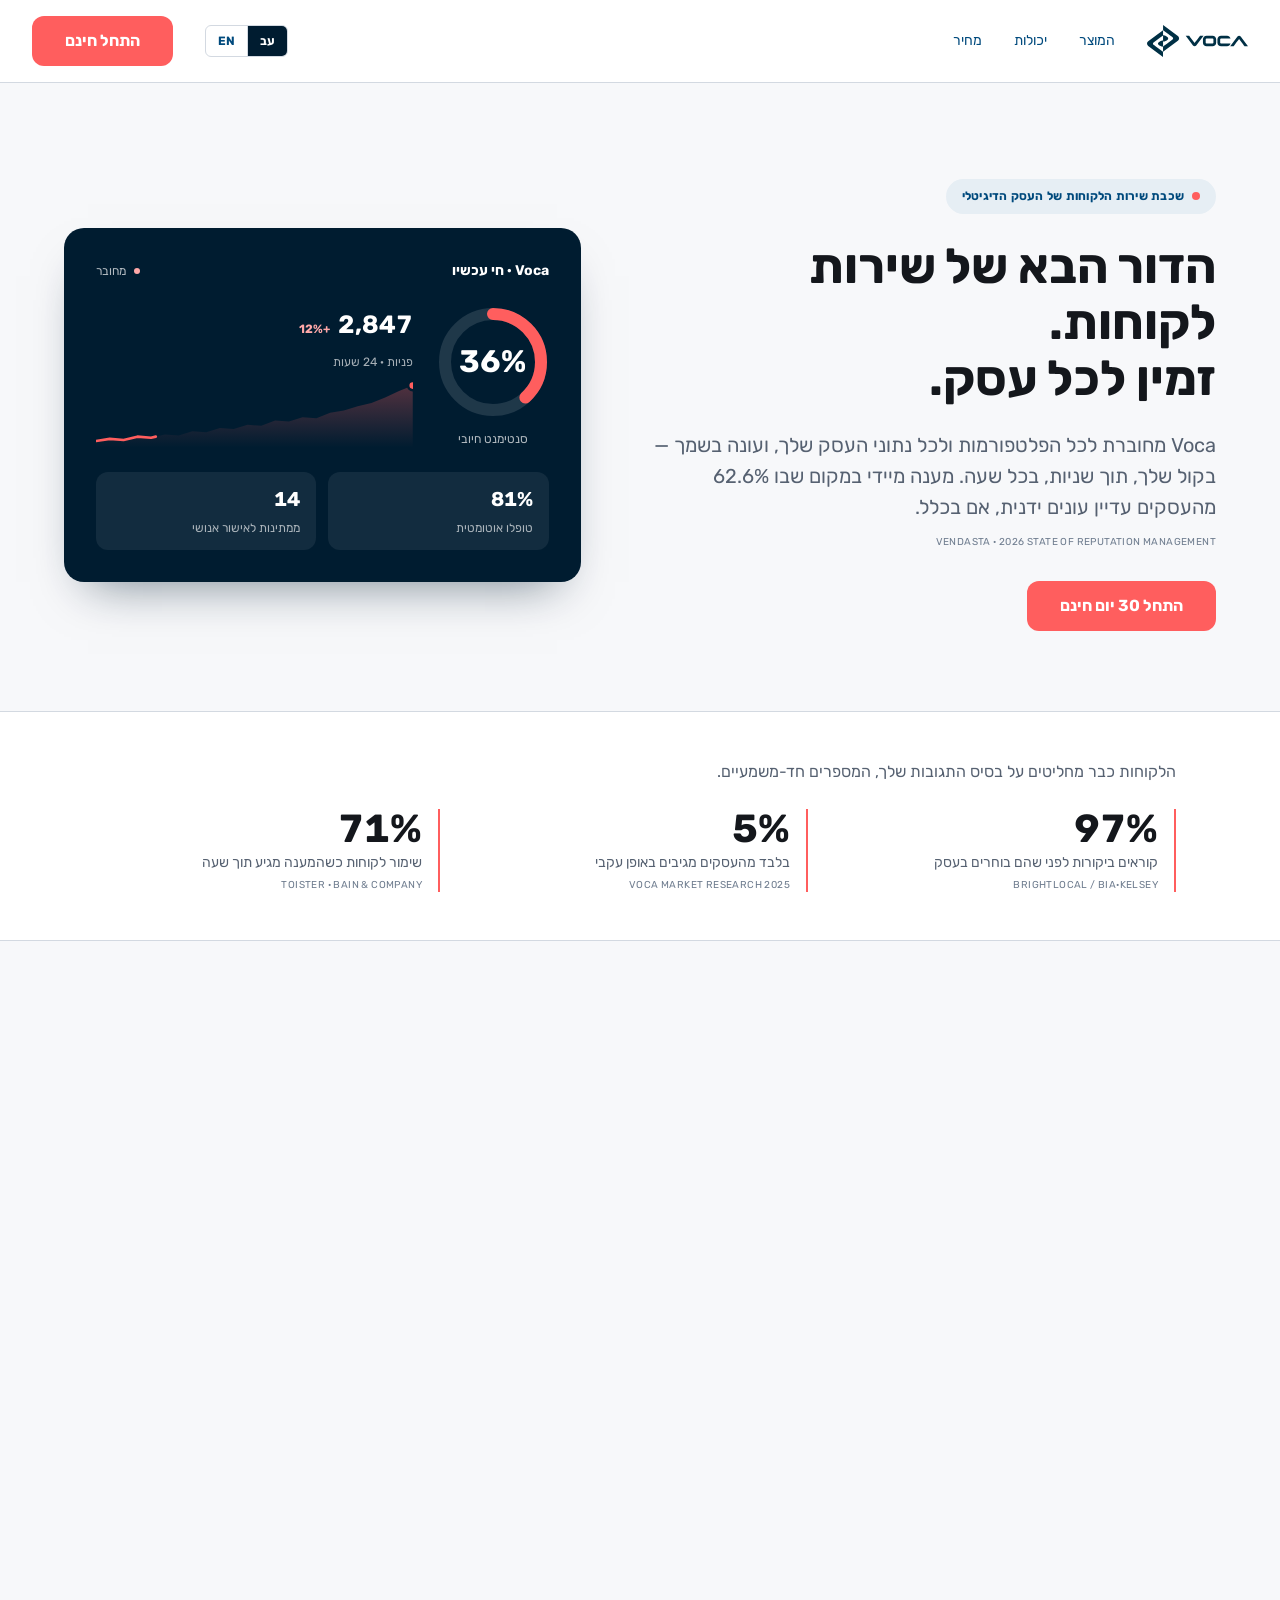
<file: index.html>
<!DOCTYPE html>
<html lang="he">
<head>
<meta charset="utf-8">
<meta http-equiv="refresh" content="0; url=pages/landing.html">
<link rel="canonical" href="pages/landing.html">
<title>Voca</title>
</head>
<body>
<!-- GitHub Pages serves this repo's root; the real site lives in pages/. -->
<p><a href="pages/landing.html">המשך לאתר Voca</a></p>
</body>
</html>
</file>
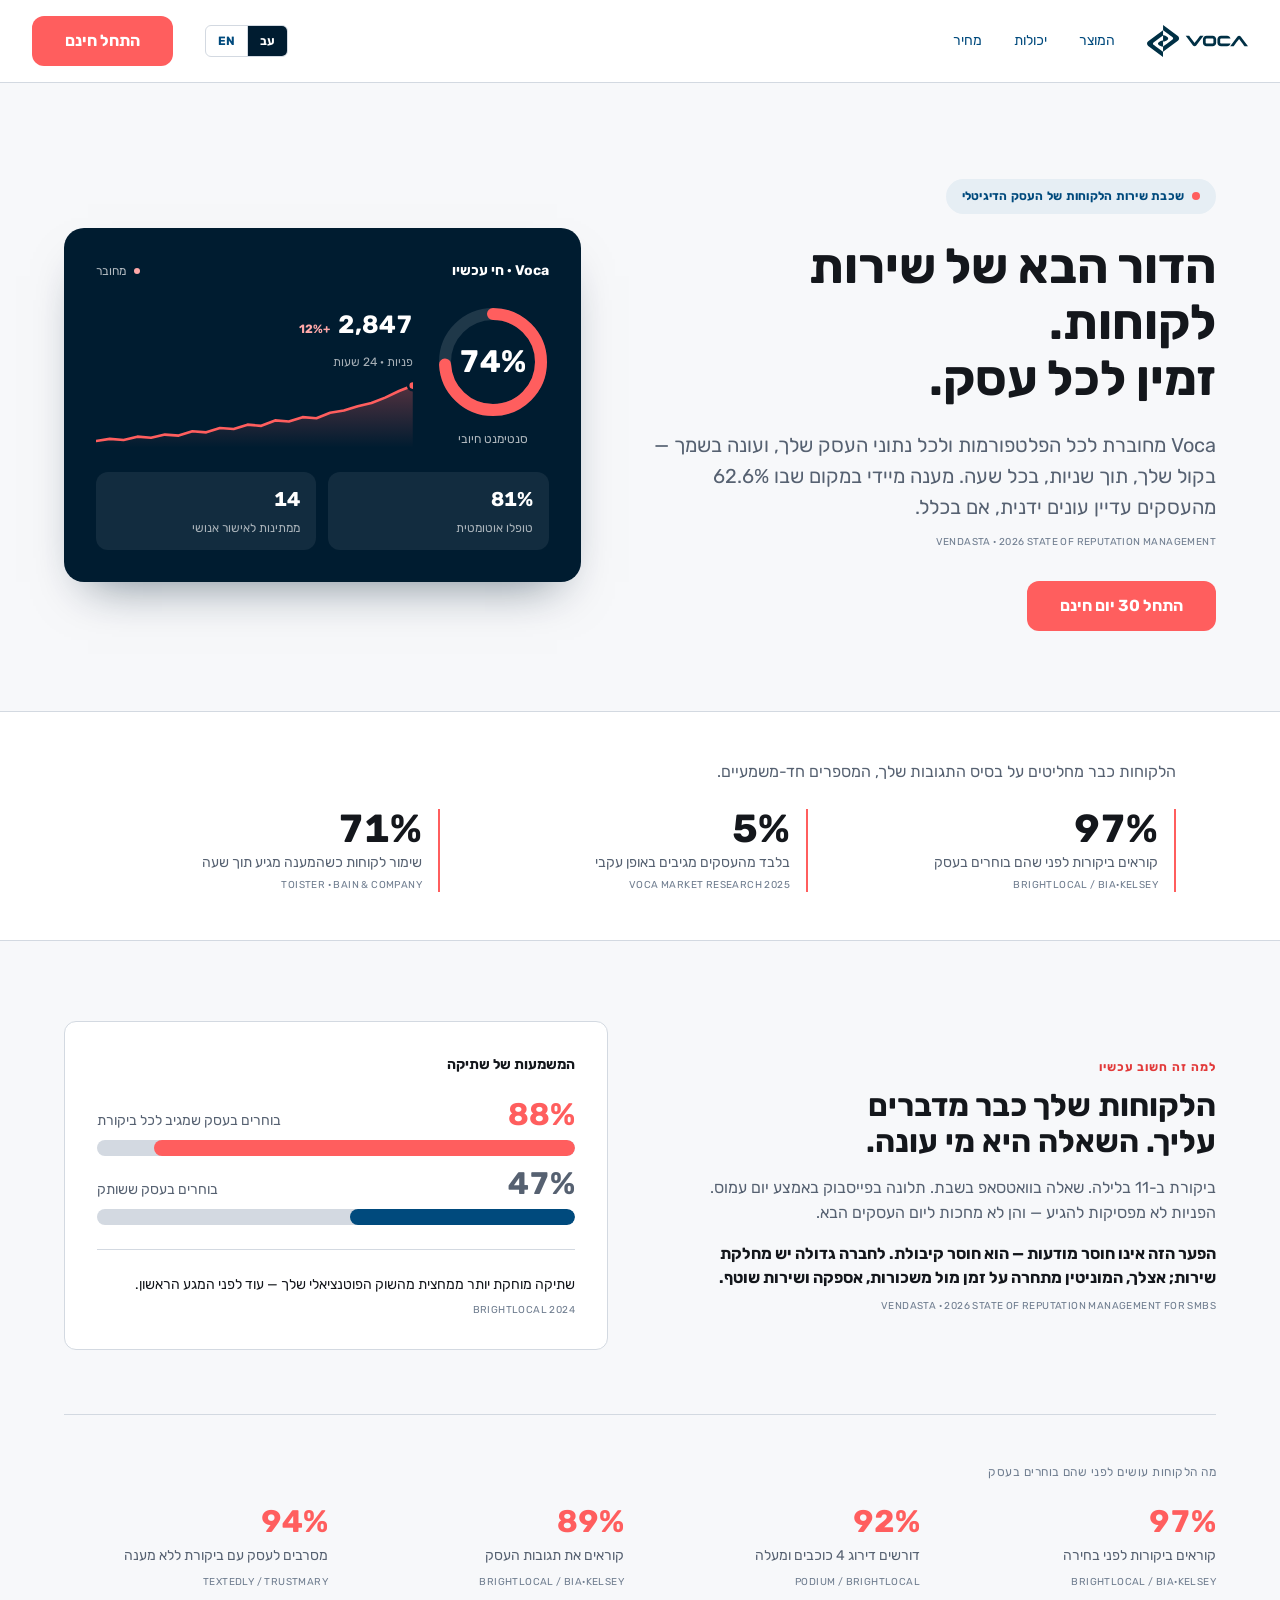
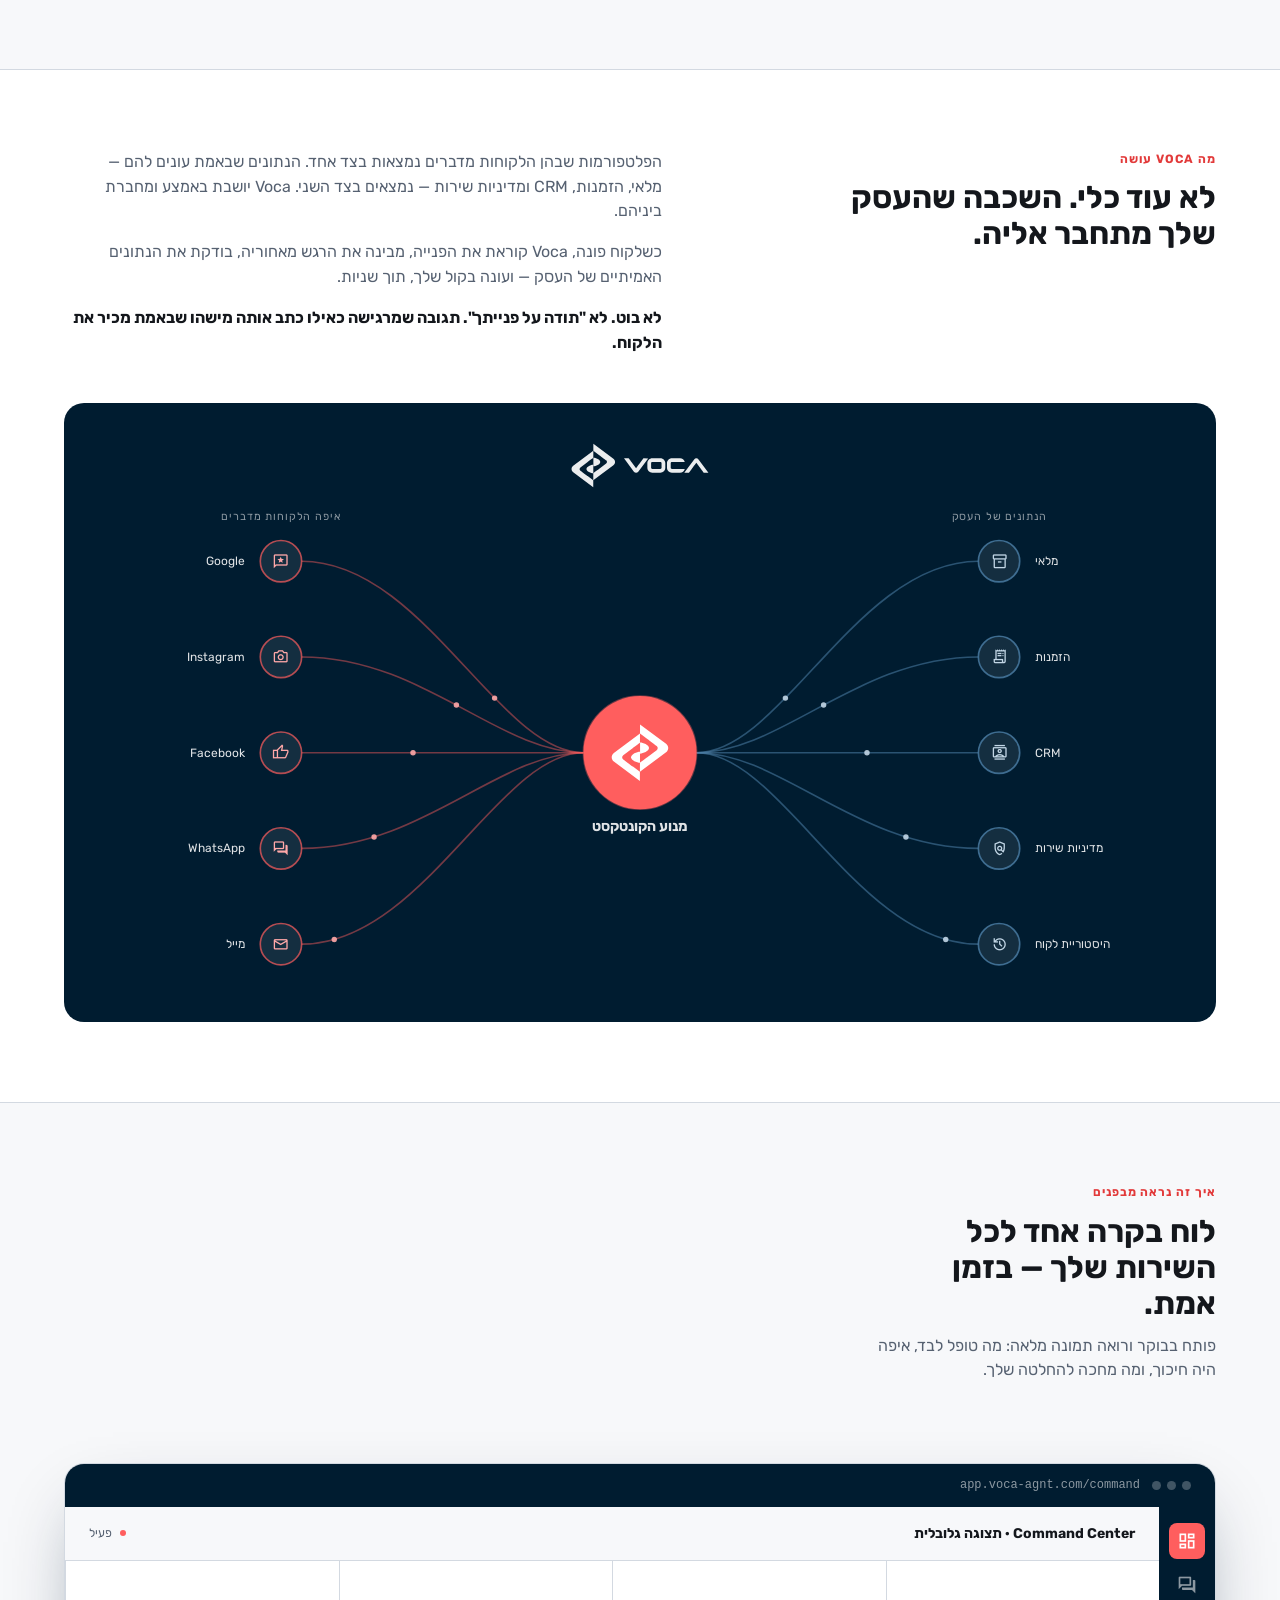
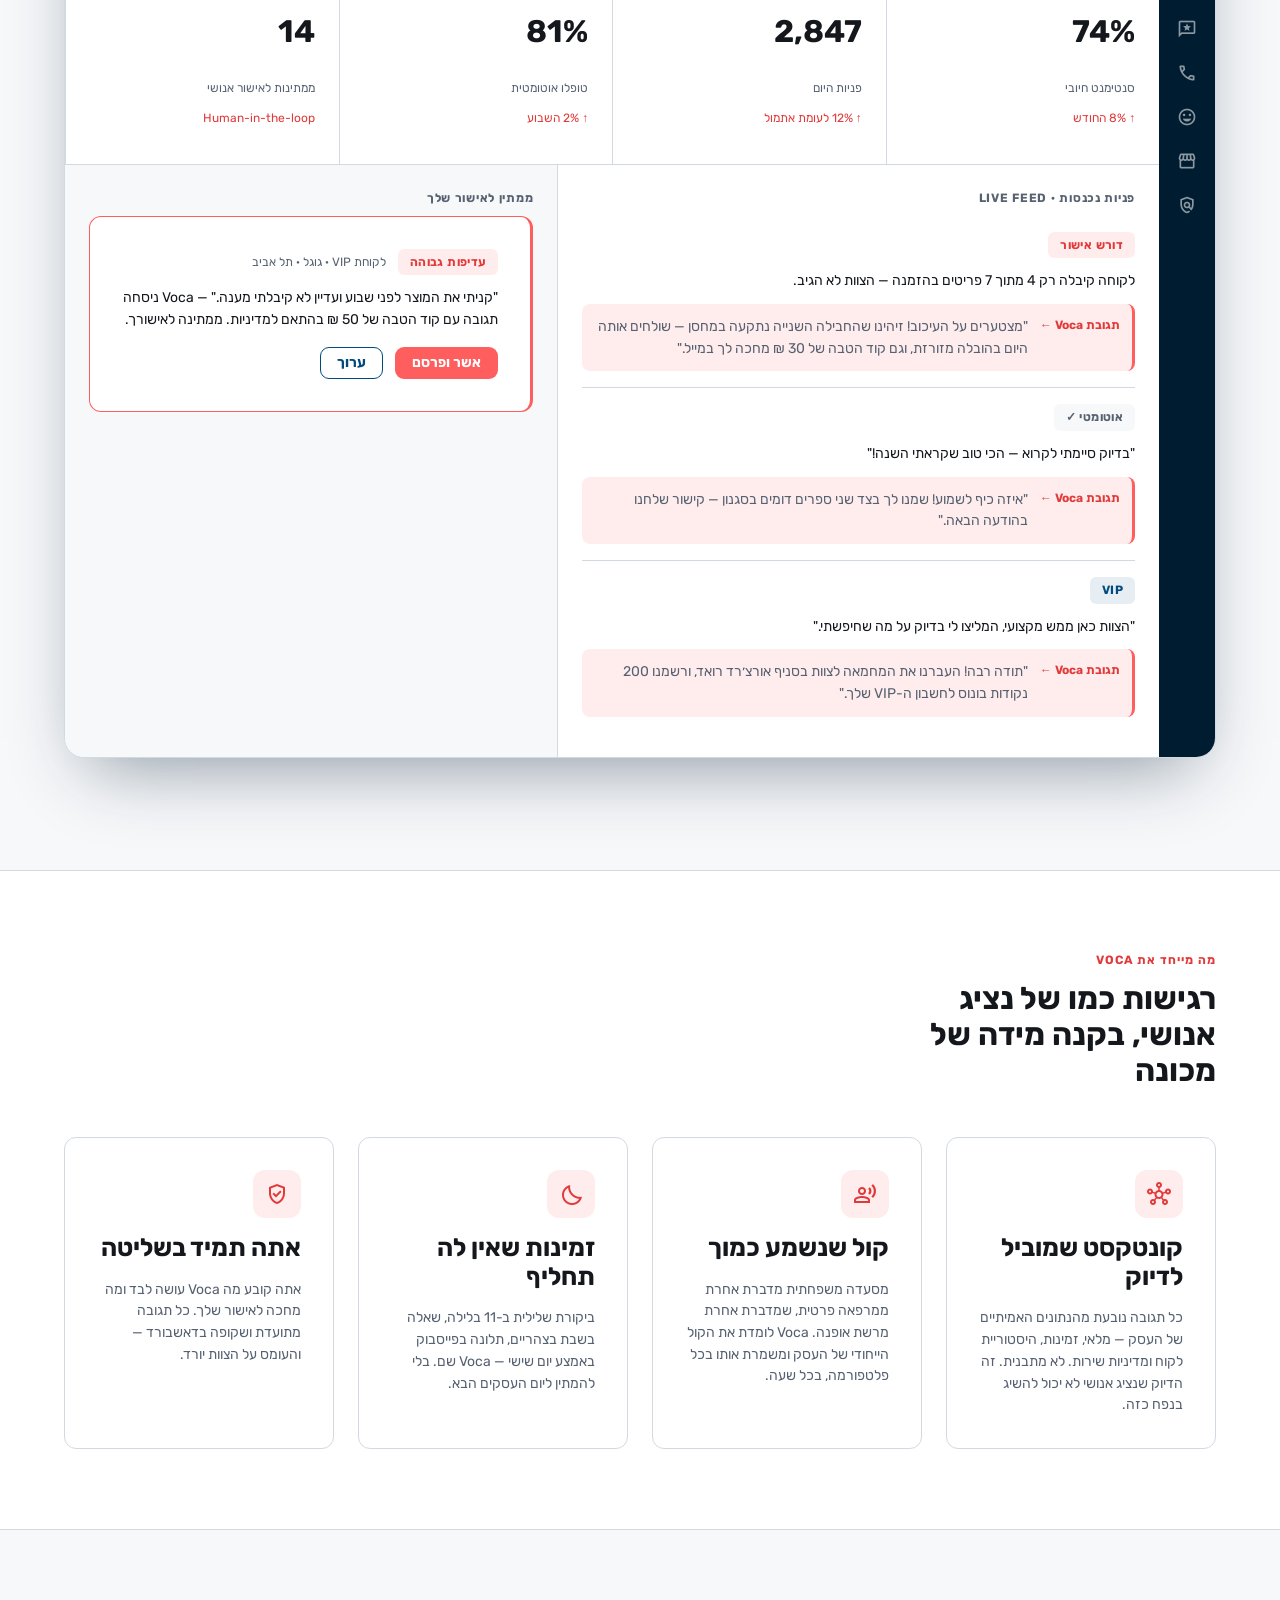
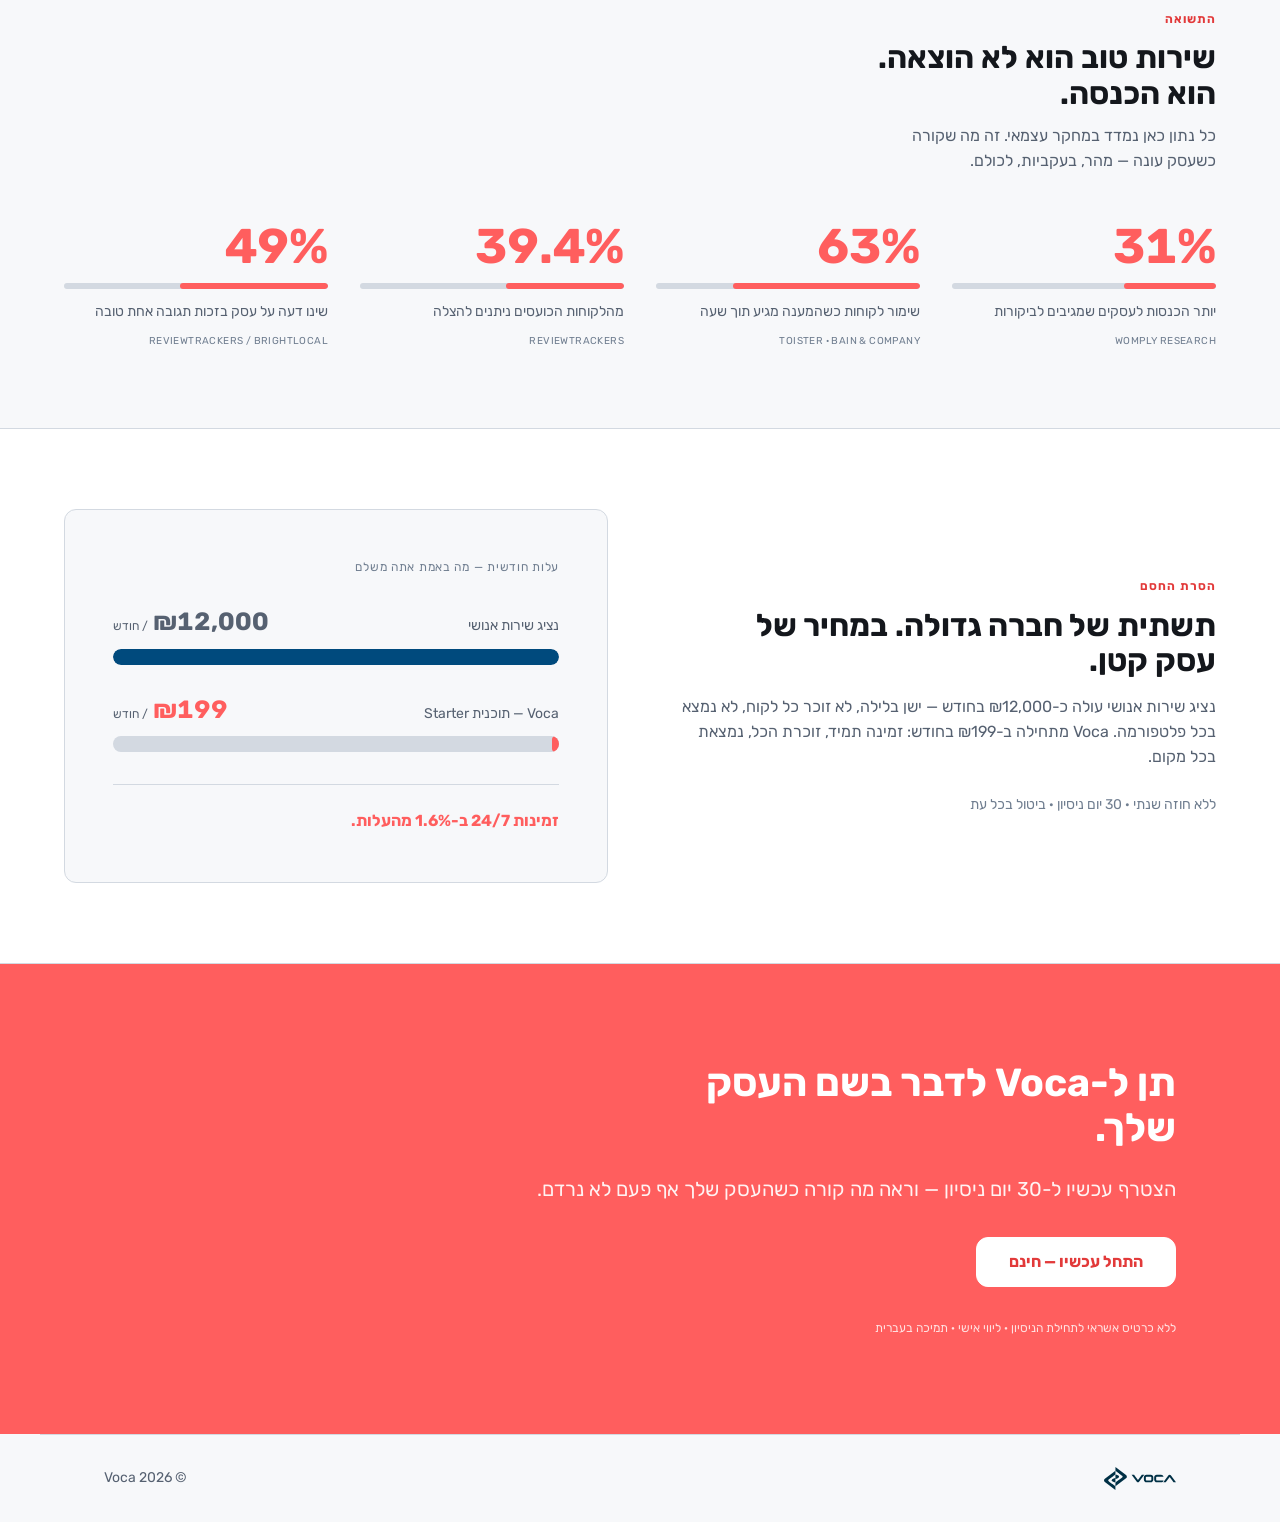
<file: pages/landing.html>
<!DOCTYPE html>
<html lang="he" dir="rtl">
<head>
<meta charset="utf-8">
<meta name="viewport" content="width=device-width, initial-scale=1">
<title>Voca — הדור הבא של שירות לקוחות</title>
<meta name="description" content="Voca מתחברת לכל פלטפורמה שבה הלקוחות שלך מדברים ולכל נתוני העסק, ועונה בשמך - בקול שלך, תוך שניות, בכל שעה.">
<link rel="preconnect" href="https://fonts.googleapis.com">
<link rel="preconnect" href="https://fonts.gstatic.com" crossorigin>
<link rel="stylesheet" href="https://fonts.googleapis.com/css2?family=Rubik:wght@400;700&display=swap">
<link rel="stylesheet" href="https://fonts.googleapis.com/css2?family=Material+Symbols+Outlined:opsz,wght,FILL,GRAD@24,400,0,0&display=swap">
<link rel="stylesheet" href="../tokens/colors.css">
<link rel="stylesheet" href="../tokens/typography.css">
<link rel="stylesheet" href="../tokens/spacing.css">
<link rel="stylesheet" href="../components/buttons.css">
<link rel="stylesheet" href="../components/cards.css">
<link rel="stylesheet" href="../components/nav.css">
<link rel="stylesheet" href="../components/charts.css">
<link rel="stylesheet" href="landing.css">
<script data-goatcounter="https://natan.goatcounter.com/count"
        async src="//gc.zgo.at/count.js"></script>
</head>
<body>
<!-- Voca landing — built on voca-design-system tokens + charts -->
<header class="site-header">
  <nav class="site-nav">
    <a class="site-nav-logo" href="#top">
      <img src="../assets/logo/Voca_logo_DeepBluemdpi.svg" alt="Voca">
    </a>
    <button type="button" class="site-nav-toggle" id="navToggle" aria-label="menu" aria-expanded="false">
      <span></span><span></span><span></span>
    </button>
    <div class="site-nav-links" id="navLinks">
      <a href="#solution" data-i18n="nav.product"></a>
      <a href="#capabilities" data-i18n="nav.capabilities"></a>
      <a href="#pricing" data-i18n="nav.pricing"></a>
    </div>
    <div class="lang-switch">
      <button type="button" data-lang="he">עב</button>
      <button type="button" data-lang="en">EN</button>
    </div>
    <button type="button" class="btn btn--primary" id="navCtaBtn" data-i18n="nav.cta"></button>
  </nav>
</header>

<main id="top">

  <!-- ===== Hero ===== -->
  <section class="hero">
    <div class="hero-inner">
      <div class="hero-copy">
        <span class="badge-pill" data-i18n="hero.badge"></span>
        <h1><span data-i18n="hero.line1"></span><span data-i18n="hero.line2"></span></h1>
        <p data-i18n="hero.sub"></p>
        <span class="source" data-i18n="hero.subSource"></span>
        <div class="actions">
          <button type="button" class="btn btn--primary" id="openModalBtn" data-i18n="hero.primaryCta"></button>
        </div>
      </div>
      <div class="hero-panel on-inverse" id="heroPanel"></div>
    </div>
  </section>

  <!-- ===== Trust strip ===== -->
  <section class="trust">
    <div class="trust-inner">
      <p class="trust-title" data-i18n="trust.title"></p>
      <div class="trust-grid" id="trustGrid"></div>
    </div>
  </section>

  <!-- ===== Problem ===== -->
  <section class="section reveal">
    <div class="section-inner">
      <div class="problem-top">
        <div class="problem-copy">
          <span class="kicker" data-i18n="problem.kicker"></span>
          <h2 data-i18n="problem.title"></h2>
          <p data-i18n="problem.body1"></p>
          <p class="text-emphasis" data-i18n="problem.body2"></p>
          <span class="source" data-i18n="problem.body2Source"></span>
        </div>
        <div class="gap-card" id="gapCard"></div>
      </div>
      <div class="problem-stats">
        <p class="chart-caption" data-i18n="problem.statsTitle"></p>
        <div class="problem-stats-grid" id="problemBars"></div>
      </div>
    </div>
  </section>

  <!-- ===== Solution ===== -->
  <section class="section section--surface reveal" id="solution">
    <div class="section-inner">
      <div class="solution-top">
        <div>
          <span class="kicker" data-i18n="solution.kicker"></span>
          <h2 data-i18n="solution.title"></h2>
        </div>
        <div class="solution-copy">
          <p data-i18n="solution.body1"></p>
          <p data-i18n="solution.body2"></p>
          <p class="text-emphasis" data-i18n="solution.body3"></p>
        </div>
      </div>
      <div class="nodegraph" id="nodeGraph"></div>
    </div>
  </section>

  <!-- ===== Dashboard ===== -->
  <section class="section reveal" id="dashboard">
    <div class="section-inner">
      <div class="section-head">
        <span class="kicker" data-i18n="dashboard.kicker"></span>
        <h2 data-i18n="dashboard.title"></h2>
        <p data-i18n="dashboard.body"></p>
      </div>

      <div class="dash-stage" id="dashStage">
        <div class="dash-window" id="dashWindow">
          <div class="dash-chrome">
            <span class="dash-chrome-dots"><span></span><span></span><span></span></span>
            <span class="dash-chrome-url">app.voca-agnt.com/command</span>
          </div>
          <div class="dash-body">
            <aside class="dash-rail" aria-hidden="true">
              <span class="dash-rail-icon is-active"><span class="material-symbols-outlined">dashboard</span></span>
              <span class="dash-rail-icon"><span class="material-symbols-outlined">forum</span></span>
              <span class="dash-rail-icon"><span class="material-symbols-outlined">reviews</span></span>
              <span class="dash-rail-icon"><span class="material-symbols-outlined">call</span></span>
              <span class="dash-rail-icon"><span class="material-symbols-outlined">mood</span></span>
              <span class="dash-rail-icon"><span class="material-symbols-outlined">storefront</span></span>
              <span class="dash-rail-icon"><span class="material-symbols-outlined">policy</span></span>
            </aside>
            <div class="dash-panel">
              <div class="dash-head">
                <span class="dash-head-title" data-i18n="dashboard.panelTitle"></span>
                <span class="live"><span class="live-dot"></span><span data-i18n="dashboard.liveTag"></span></span>
              </div>

              <div class="dash-metrics" id="dashMetrics"></div>

              <div class="dash-cols">
                <div class="dash-feed">
                  <p class="card-label" data-i18n="dashboard.feedLabel"></p>
                  <div id="dashFeedItems"></div>
                </div>
                <div class="dash-queue">
                  <p class="card-label" data-i18n="dashboard.queueLabel"></p>
                  <div id="dashQueue"></div>
                </div>
              </div>
            </div>
          </div>
        </div>
      </div>
    </div>
  </section>

  <!-- ===== Capabilities ===== -->
  <section class="section section--surface reveal" id="capabilities">
    <div class="section-inner">
      <div class="section-head">
        <span class="kicker" data-i18n="capabilities.kicker"></span>
        <h2 data-i18n="capabilities.title"></h2>
      </div>
      <div class="feature-grid" id="featureCards"></div>
    </div>
  </section>

  <!-- ===== Proof ===== -->
  <section class="section reveal">
    <div class="section-inner">
      <div class="section-head">
        <span class="kicker" data-i18n="proof.kicker"></span>
        <h2 data-i18n="proof.title"></h2>
        <p data-i18n="proof.body"></p>
      </div>
      <div class="proof-grid" id="proofGrid"></div>
    </div>
  </section>

  <!-- ===== Pricing ===== -->
  <section class="section section--surface reveal" id="pricing">
    <div class="section-inner pricing-grid">
      <div class="pricing-copy">
        <span class="kicker" data-i18n="pricing.kicker"></span>
        <h2 data-i18n="pricing.title"></h2>
        <p data-i18n="pricing.body"></p>
        <p class="terms" data-i18n="pricing.terms"></p>
      </div>
      <div class="cost-card">
        <p class="cost-card-title" data-i18n="pricing.costTitle"></p>
        <div class="cost-chart" id="costBars"></div>
        <p class="cost-ratio" data-i18n="pricing.ratioNote"></p>
      </div>
    </div>
  </section>

  <!-- ===== Final CTA ===== -->
  <section class="final-cta">
    <div class="final-cta-inner">
      <h2 data-i18n="cta.title"></h2>
      <p data-i18n="cta.sub"></p>
      <div class="actions">
        <button type="button" class="btn btn--on-accent" id="finalCtaBtn" data-i18n="cta.primaryCta"></button>
      </div>
      <p class="trust-line" data-i18n="cta.trust"></p>
    </div>
  </section>

</main>

<footer class="site-footer">
  <img src="../assets/logo/Voca_logo_DeepBluemdpi.svg" alt="Voca">
  <span data-i18n="footer"></span>
</footer>

<div class="modal-overlay" id="modalOverlay">
  <div class="modal">
    <button type="button" class="modal-close" id="modalCloseBtn" aria-label="close">✕</button>
    <div class="step step-form">
      <h3 data-i18n="modal.title"></h3>
      <p data-i18n="modal.sub"></p>
      <form id="modalForm">
        <input type="hidden" name="access_key" value="5730b29d-b45b-4fca-b890-896de8f36636">
        <input type="hidden" name="subject" value="פנייה חדשה מאתר Voca">
        <input type="checkbox" name="botcheck" class="hidden" tabindex="-1" autocomplete="off">
        <div class="field">
          <label for="leadName" data-i18n="modal.nameLabel"></label>
          <input class="input" id="leadName" name="name" type="text" required>
        </div>
        <div class="field">
          <label for="leadPhone" data-i18n="modal.phoneLabel"></label>
          <input class="input" id="leadPhone" name="phone" type="tel" required>
        </div>
        <div class="field">
          <label for="leadEmail" data-i18n="modal.emailLabel"></label>
          <input class="input" id="leadEmail" name="email" type="email" required>
        </div>
        <button type="submit" class="btn btn--primary" id="modalSubmitBtn" data-i18n="modal.submit"></button>
        <p class="source" id="modalError" style="color:var(--coral-700);margin-top:var(--space-2);display:none" data-i18n="modal.errorBody"></p>
      </form>
    </div>
    <div class="step step-thanks hidden">
      <h3 data-i18n="modal.thanksTitle"></h3>
      <p data-i18n="modal.thanksBody"></p>
    </div>
  </div>
</div>

<script src="content.js"></script>
<script src="app.js"></script>
</body>
</html>
</file>
<file: tokens/colors.css>
/* ==========================================================================
   Voca Design System — Color tokens
   60% Neutral/Background · 30% Navy (brand/structure) · 10% Coral (accent/energy)

   Iron rule: navy and coral never carry equal visual weight in one section.
   If navy dominates a section, coral appears only as isolated CTA points
   (button, icon, single highlight) — never a 50/50 split.

   Primitives (below) are the only place raw hex values may live.
   Every component/page file must reference semantic tokens only.
   ========================================================================== */

:root {
  /* ---- Neutral primitives (base #E6EAF0) ---- */
  --neutral-0:   #FFFFFF;
  --neutral-50:  #F7F8FA;
  --neutral-100: #E6EAF0;
  --neutral-200: #D3D9E1;
  --neutral-300: #B7C0CC;
  --neutral-400: #93A0B0;
  --neutral-500: #707E90;
  --neutral-600: #566171;
  --neutral-700: #3F4854;
  --neutral-800: #292F38;
  --neutral-900: #14171C;

  /* ---- Navy primitives (base #004A7D) ---- */
  --navy-50:  #E6EEF4;
  --navy-100: #C2D6E5;
  --navy-300: #4D80A8;
  --navy-500: #004A7D;
  --navy-700: #003357;
  --navy-900: #001C30;

  /* ---- Coral primitives (base #FF5E5E, light #FFA8A8) ---- */
  --coral-50:  #FFEDED;
  --coral-100: #FFD6D6;
  --coral-300: #FFA8A8;
  --coral-500: #FF5E5E;
  --coral-700: #E23A3A;
  --coral-900: #A31F1F;

  /* ---- Success primitives ---- */
  --success-100: #DFF5E3;
  --success-500: #2FA84B;
  --success-700: #1B6B2F;

  /* ---- Warning primitives ---- */
  --warning-100: #FFF3D6;
  --warning-500: #E0A519;
  --warning-700: #8F660D;

  /* ================= Semantic tokens ================= */

  /* Backgrounds */
  --bg-page:            var(--neutral-50);
  --bg-surface:          var(--neutral-0);
  --bg-inverse:          var(--navy-900);
  --bg-accent:           var(--coral-500);
  --bg-accent-subtle:    var(--coral-50);

  /* Text */
  --text-primary:        var(--neutral-900);
  --text-secondary:      var(--neutral-600);
  --text-brand:          var(--navy-500);
  --text-on-accent:      var(--neutral-0);
  --text-on-brand:       var(--neutral-0);

  /* Borders */
  --border-default:      var(--neutral-200);
  --border-strong:       var(--neutral-300);
  --border-focus:        var(--coral-500);

  /* Buttons */
  --btn-primary-bg:       var(--coral-500);
  --btn-primary-bg-hover: var(--coral-700);
  --btn-primary-text:     var(--neutral-0);

  --btn-secondary-bg:       var(--navy-500);
  --btn-secondary-bg-hover: var(--navy-700);
  --btn-secondary-text:     var(--neutral-0);

  --btn-tertiary-border: var(--navy-500);
  --btn-tertiary-text:   var(--navy-500);

  /* Links */
  --link-color:        var(--navy-500);
  --link-color-hover:  var(--coral-500);

  /* System states */
  --state-success-bg:   var(--success-100);
  --state-success-text: var(--success-700);
  --state-warning-bg:   var(--warning-100);
  --state-warning-text: var(--warning-700);
  --state-danger-bg:    var(--coral-50);
  --state-danger-text:  var(--coral-900);

  /* ---- Data-viz ----
     Charts on this page follow the dataviz method: coral is the primary data
     hue, navy the comparison hue (CVD-safe pair, ΔE 56), neutral tracks behind.
     Every data mark is direct-labeled — never color alone. */
  --data-primary:       var(--coral-500);   /* main magnitude/series-1 */
  --data-primary-soft:  var(--coral-300);   /* secondary shade of primary */
  --data-secondary:     var(--navy-500);    /* comparison / series-2 */
  --data-positive:      var(--success-500); /* good-state marks */
  --data-track:         var(--neutral-200); /* empty part of bars/gauges on light */
  --data-grid:          var(--neutral-200); /* gridlines / axis rules */
  --data-axis-text:     var(--neutral-500); /* axis + tick labels */

  /* On the dark (navy-900) dashboard/inverse surfaces */
  --data-track-on-inverse: color-mix(in srgb, var(--neutral-0) 12%, transparent);
  --data-grid-on-inverse:  color-mix(in srgb, var(--neutral-0) 12%, transparent);
  --data-axis-on-inverse:  color-mix(in srgb, var(--neutral-0) 55%, transparent);
}
</file>
<file: tokens/typography.css>
/* ==========================================================================
   Voca Design System — Typography tokens

   Font: Rubik — loaded from Google Fonts in <head> of every page
   (see pages/landing.html). One family for Hebrew and English both.

   Weights: 400 (regular) and 700 (bold) only. Never 100/300/500/600/900 —
   that restraint is part of Voca's precise, uncluttered identity.
   ========================================================================== */

:root {
  --font-family-base: 'Rubik', sans-serif;

  --text-2xs:  0.625rem;   /* 10px — source citations only (see .source) */
  --text-xs:   0.75rem;    /* 12px — labels, captions */
  --text-sm:   0.875rem;   /* 14px — secondary body */
  --text-base: 1rem;       /* 16px — primary body */
  --text-lg:   1.25rem;    /* 20px — lead paragraph */
  --text-xl:   1.5625rem;  /* 25px — H3 */
  --text-2xl:  1.95rem;    /* 31px — H2 */
  --text-3xl:  2.45rem;    /* 39px — H1 */
  --text-4xl:  3.05rem;    /* 49px — Hero */

  --leading-tight:  1.15;  /* headings */
  --leading-normal: 1.55;  /* body */
}

/* Mobile — sizes shrink, proportions stay */
@media (max-width: 767px) {
  :root {
    --text-3xl: 2rem;
    --text-4xl: 2.4rem;
    --text-2xl: 1.65rem;
  }
}

body {
  font-family: var(--font-family-base);
  font-weight: 400;
  font-size: var(--text-base);
  line-height: var(--leading-normal);
}

h1, h2, h3, h4 {
  font-family: var(--font-family-base);
  font-weight: 700;
  line-height: var(--leading-tight);
  margin: 0;
}

/* Bold reserved for headings + isolated emphasis points — never full paragraphs */
strong, .text-emphasis {
  font-weight: 700;
}

/* Source citations — always this class, never inline styling.
   Deliberately much smaller and lighter than body copy so a citation can never
   be mistaken for running text. Every statistic on the site carries one. */
.source {
  display: block;
  font-size: var(--text-2xs);
  line-height: 1.4;
  letter-spacing: 0.04em;
  text-transform: uppercase;
  color: var(--data-axis-text);
  font-weight: 400;
}
.source--on-inverse { color: color-mix(in srgb, var(--text-on-brand) 45%, transparent); }
</file>
<file: tokens/spacing.css>
/* ==========================================================================
   Voca Design System — Spacing & layout tokens (8px base scale)
   ========================================================================== */

:root {
  /* Primitives */
  --space-1: 0.25rem;  /* 4px */
  --space-2: 0.5rem;   /* 8px */
  --space-3: 0.75rem;  /* 12px */
  --space-4: 1rem;     /* 16px */
  --space-5: 1.5rem;   /* 24px */
  --space-6: 2rem;     /* 32px */
  --space-7: 3rem;     /* 48px */
  --space-8:  4rem;    /* 64px */
  --space-9:  5rem;    /* 80px */
  --space-10: 6rem;    /* 96px */

  /* Semantic */
  --space-xs: var(--space-2);
  --space-sm: var(--space-3);
  --space-md: var(--space-5);
  --space-lg: var(--space-7);
  --space-xl: var(--space-9);
  --space-2xl: var(--space-10);

  --container-max: 1200px;
  --radius-default: 12px; /* soft rounded corners — part of the "young", non-aggressive identity */
  --radius-sm: 8px;       /* chips, inputs, small controls */
  --radius-lg: 20px;      /* large feature/dashboard panels */
}

/* Breakpoints: Mobile ≤767px · Tablet 768–991px · Desktop ≥992px */
@media (max-width: 767px) {
  :root {
    --space-md:  var(--space-4);
    --space-lg:  var(--space-5);
    --space-xl:  var(--space-6);
    --space-2xl: var(--space-7);
  }
}
</file>
<file: components/buttons.css>
/* ==========================================================================
   Voca Design System — Buttons
   Primary (coral) is the single point of visual pull per section — never
   more than one primary CTA competing for attention in the same view.
   ========================================================================== */

.btn {
  display: inline-flex;
  align-items: center;
  justify-content: center;
  gap: var(--space-2);
  font-family: var(--font-family-base);
  font-weight: 700;
  font-size: var(--text-base);
  line-height: 1;
  padding: var(--space-4) var(--space-6);
  border-radius: var(--radius-default);
  border: 1px solid transparent;
  cursor: pointer;
  text-decoration: none;
  transition: background-color 0.15s ease, color 0.15s ease, border-color 0.15s ease, transform 0.1s ease;
}

.btn:active {
  transform: translateY(1px);
}

.btn:focus-visible {
  outline: 2px solid var(--border-focus);
  outline-offset: 2px;
}

.btn--primary {
  background: var(--btn-primary-bg);
  color: var(--btn-primary-text);
}
.btn--primary:hover {
  background: var(--btn-primary-bg-hover);
}

.btn--secondary {
  background: var(--btn-secondary-bg);
  color: var(--btn-secondary-text);
}
.btn--secondary:hover {
  background: var(--btn-secondary-bg-hover);
}

.btn--tertiary {
  background: transparent;
  color: var(--btn-tertiary-text);
  border-color: var(--btn-tertiary-border);
}
.btn--tertiary:hover {
  background: var(--bg-page);
}

/* On dark/inverse backgrounds (e.g. the closing CTA band) */
.btn--on-accent {
  background: var(--bg-surface);
  color: var(--btn-primary-bg-hover);
  border-color: var(--bg-surface);
}
.btn--on-accent:hover {
  background: var(--bg-page);
}
.btn--on-accent-ghost {
  background: transparent;
  color: var(--text-on-accent);
  border-color: var(--text-on-accent);
}
.btn--on-accent-ghost:hover {
  background: color-mix(in srgb, var(--text-on-accent) 12%, transparent);
}

.btn--sm {
  padding: var(--space-2) var(--space-4);
  font-size: var(--text-sm);
  border-radius: calc(var(--radius-default) * 0.75);
}
</file>
<file: components/cards.css>
/* ==========================================================================
   Voca Design System — Cards
   ========================================================================== */

.card {
  background: var(--bg-surface);
  border: 1px solid var(--border-default);
  border-radius: var(--radius-default);
  padding: var(--space-6);
}

/* Neutral surface block (e.g. stat panels) — 60% base color, no border */
.card--muted {
  background: var(--bg-page);
  border-color: transparent;
}

/* Dark/inverse card — navy background, white text (structural/brand moments) */
.card--inverse {
  background: var(--bg-inverse);
  border-color: var(--bg-inverse);
  color: var(--text-on-brand);
}
.card--inverse .card-label {
  color: color-mix(in srgb, var(--text-on-brand) 65%, transparent);
}

/* Accent-bordered card — used sparingly to flag one item needing attention */
.card--accent {
  border-color: var(--bg-accent);
  border-inline-start-width: 3px;
}

.card--hover {
  transition: border-color 0.15s ease, transform 0.15s ease;
}
.card--hover:hover {
  border-color: var(--border-strong);
  transform: translateY(-2px);
}

.card-label {
  display: block;
  font-size: var(--text-xs);
  letter-spacing: 0.06em;
  text-transform: uppercase;
  font-weight: 700;
  color: var(--text-secondary);
  margin: 0 0 var(--space-2);
}

/* Stat block — big number + short label, used in problem/proof sections */
.stat {
  display: flex;
  flex-direction: column;
  gap: var(--space-1);
}
.stat-number {
  font-family: var(--font-family-base);
  font-weight: 700;
  font-size: var(--text-4xl);
  color: var(--text-primary);
  line-height: 1;
}
.stat-number--accent {
  color: var(--bg-accent);
}
.stat-label {
  font-size: var(--text-xs);
  color: var(--text-secondary);
}

/* Feature card — icon + title + body, used in the capabilities grid.
   Icons are Google Material Symbols (font loaded in the page <head>). */
.feature-card {
  background: var(--bg-surface);
  border: 1px solid var(--border-default);
  border-radius: var(--radius-default);
  padding: var(--space-6);
  display: flex;
  flex-direction: column;
  gap: var(--space-4);
  transition: border-color 0.15s ease, transform 0.15s ease;
}
.feature-card:hover { border-color: var(--border-strong); transform: translateY(-2px); }
.feature-card-icon {
  display: inline-grid;
  place-items: center;
  width: 48px;
  height: 48px;
  border-radius: var(--radius-default);
  background: var(--bg-accent-subtle);
  color: var(--coral-700);
  flex: none;
}
.feature-card-icon .material-symbols-outlined { font-size: 24px; }
.feature-card h3 { font-size: var(--text-xl); }
.feature-card p { font-size: var(--text-sm); color: var(--text-secondary); margin: 0; }

.material-symbols-outlined {
  font-variation-settings: 'FILL' 0, 'wght' 400, 'GRAD' 0, 'opsz' 24;
  line-height: 1;
  user-select: none;
}

/* Feature row — numbered list item used in the capabilities section */
.feature-row {
  display: grid;
  grid-template-columns: minmax(56px, 96px) minmax(0, 280px) minmax(0, 1fr);
  gap: var(--space-5);
  align-items: baseline;
  padding: var(--space-5) 0;
  border-top: 1px solid var(--border-default);
}
.feature-row-num {
  font-family: var(--font-family-base);
  font-weight: 700;
  font-size: var(--text-sm);
  color: var(--bg-accent);
  margin: 0;
}
.feature-row h3 {
  font-size: var(--text-xl);
}
.feature-row p {
  font-size: var(--text-sm);
  color: var(--text-secondary);
  margin: 0;
  max-width: 52ch;
}

@media (max-width: 767px) {
  .feature-row {
    grid-template-columns: 1fr;
    gap: var(--space-2);
  }
}

/* Badges — status/priority tags used inside feed and queue items */
.badge {
  display: inline-flex;
  align-items: center;
  font-size: var(--text-xs);
  font-weight: 700;
  letter-spacing: 0.03em;
  padding: var(--space-1) var(--space-3);
  border-radius: calc(var(--radius-default) * 0.5);
  background: var(--bg-page);
  color: var(--text-secondary);
}
.badge--accent {
  background: var(--bg-accent-subtle);
  color: var(--coral-700);
}
.badge--brand {
  background: var(--navy-50);
  color: var(--text-brand);
}
.badge--on-inverse {
  background: color-mix(in srgb, var(--text-on-brand) 14%, transparent);
  color: var(--text-on-brand);
}

/* Pricing comparison card */
.price-card {
  padding: var(--space-6);
  border: 1px solid var(--border-default);
  border-radius: var(--radius-default);
}
.price-card .price-value {
  font-family: var(--font-family-base);
  font-weight: 700;
  font-size: var(--text-3xl);
  margin: var(--space-3) 0;
}
.price-card .price-note {
  font-size: var(--text-sm);
  color: var(--text-secondary);
}
</file>
<file: components/nav.css>
/* ==========================================================================
   Voca Design System — Nav
   ========================================================================== */

/* The <header> carries the sticky, not .site-nav — a sticky element can only
   travel inside its parent, and <header> is exactly the nav's height, so
   sticking the nav itself would pin it to nowhere. Note: `overflow` on <body>
   would also silently break this. */
.site-header {
  position: sticky;
  top: 0;
  z-index: 20;
}

.site-nav {
  display: flex;
  align-items: center;
  gap: var(--space-6);
  padding: var(--space-4) var(--space-6);
  background: var(--bg-surface);
  border-bottom: 1px solid var(--border-default);
}

.site-nav-logo img {
  display: block;
  height: 32px; /* +15% over the original 28px */
  width: auto;
}

.site-nav-links {
  display: flex;
  gap: var(--space-6);
  margin-inline-end: auto;
}
.site-nav-links a {
  color: var(--link-color);
  text-decoration: none;
  font-size: var(--text-sm);
}
.site-nav-links a:hover {
  color: var(--link-color-hover);
}

.lang-switch {
  display: inline-flex;
  overflow: hidden;
  border: 1px solid var(--border-default);
  border-radius: calc(var(--radius-default) * 0.5);
  flex: none;
}
.lang-switch button {
  padding: var(--space-2) var(--space-3);
  font-size: var(--text-xs);
  font-weight: 700;
  border: 0;
  cursor: pointer;
  background: transparent;
  color: var(--text-brand);
}
.lang-switch button.active {
  background: var(--bg-inverse);
  color: var(--text-on-brand);
}
.lang-switch button + button {
  border-inline-start: 1px solid var(--border-default);
}

.site-nav-toggle {
  display: none;
  background: transparent;
  border: 0;
  cursor: pointer;
  padding: var(--space-2);
  margin-inline-end: auto;
}
.site-nav-toggle span {
  display: block;
  width: 22px;
  height: 2px;
  background: var(--text-brand);
  margin: 4px 0;
}

@media (max-width: 767px) {
  .site-nav-links {
    position: absolute;
    inset-inline: 0;
    top: 100%;
    flex-direction: column;
    gap: 0;
    background: var(--bg-surface);
    border-bottom: 1px solid var(--border-default);
    padding: var(--space-2) var(--space-6);
    display: none;
  }
  .site-nav-links.is-open {
    display: flex;
  }
  .site-nav-links a {
    padding: var(--space-3) 0;
    border-top: 1px solid var(--border-default);
  }
  .site-nav-links a:first-child {
    border-top: 0;
  }
  .site-nav-toggle {
    display: block;
  }
  .site-nav .btn {
    display: none;
  }
}
</file>
<file: components/charts.css>
/* ==========================================================================
   Voca Design System — Data-viz components
   The graphic language of the product dashboard, reused on the marketing page.

   Method (per the dataviz skill): coral is the primary data hue, navy the
   comparison hue (CVD-safe pair), neutral tracks behind. Marks are thin, ends
   are rounded (4px), fills sit on a 2px surface gap, and EVERY mark is
   direct-labeled — colour never carries meaning alone. Grid/axes are recessive.

   Values are passed in from app.js as inline custom properties (e.g. --pct:74);
   the `.is-drawn` class (toggled when the chart scrolls into view) animates
   marks from zero. All motion is disabled under prefers-reduced-motion.
   ========================================================================== */

/* ---------- Horizontal bar chart ---------- */
.chart {
  display: flex;
  flex-direction: column;
  gap: var(--space-4);
}
.chart-caption {
  font-size: var(--text-xs);
  letter-spacing: 0.04em;
  text-transform: uppercase;
  color: var(--data-axis-text);
  margin: 0;
}

.bar-row {
  display: grid;
  gap: var(--space-2);
}
.bar-row-head {
  display: flex;
  align-items: baseline;
  justify-content: space-between;
  gap: var(--space-3);
}
.bar-row-label {
  font-size: var(--text-sm);
  color: var(--text-primary);
}
.bar-row-value {
  font-weight: 700;
  font-size: var(--text-base);
  color: var(--text-primary);
  font-variant-numeric: tabular-nums;
  white-space: nowrap;
}
.bar-track {
  position: relative;
  height: 12px;
  border-radius: 6px;
  background: var(--data-track);
  overflow: hidden;
}
.bar-fill {
  position: absolute;
  inset-block: 0;
  inset-inline-start: 0;
  width: 0;
  border-radius: 6px;
  background: var(--data-primary);
  transition: width 1s cubic-bezier(0.22, 1, 0.36, 1);
}
.bar-fill--secondary { background: var(--data-secondary); }
.is-drawn .bar-fill { width: calc(var(--pct) * 1%); }

.bar-row-source {
  font-size: var(--text-xs);
  color: var(--data-axis-text);
}

/* ---------- Gap comparison (two large paired bars) ---------- */
.gap {
  display: flex;
  flex-direction: column;
  gap: var(--space-4);
}
.gap-pair { display: flex; flex-direction: column; gap: var(--space-3); }
.gap-bar { display: grid; gap: var(--space-2); }
.gap-bar-head {
  display: flex; align-items: baseline; justify-content: space-between; gap: var(--space-3);
}
.gap-bar-value {
  font-family: var(--font-family-base);
  font-weight: 700;
  font-size: var(--text-2xl);
  line-height: 1;
  font-variant-numeric: tabular-nums;
}
.gap-bar--high .gap-bar-value { color: var(--data-primary); }
.gap-bar--low  .gap-bar-value { color: var(--text-secondary); }
.gap-bar-label { font-size: var(--text-sm); color: var(--text-secondary); text-align: end; }
.gap-track { height: 16px; border-radius: 8px; background: var(--data-track); overflow: hidden; }
.gap-track-fill {
  height: 100%; width: 0; border-radius: 8px;
  transition: width 1.1s cubic-bezier(0.22, 1, 0.36, 1);
}
.gap-bar--high .gap-track-fill { background: var(--data-primary); }
.gap-bar--low  .gap-track-fill { background: var(--data-secondary); }
.is-drawn .gap-track-fill { width: calc(var(--pct) * 1%); }

/* ---------- Radial gauge / ring ----------
   The ring holds the number ONLY. Its label always sits below the ring
   (.gauge-figure > .gauge-caption) so the mark stays uncluttered at any size. */
.gauge-figure {
  display: inline-flex;
  flex-direction: column;
  align-items: center;
  gap: var(--space-3);
  margin: 0;
}
.gauge-caption {
  font-size: var(--text-xs);
  color: var(--text-secondary);
  text-align: center;
  max-width: 16ch;
}
.on-inverse .gauge-caption { color: color-mix(in srgb, var(--text-on-brand) 70%, transparent); }

.gauge { position: relative; display: inline-grid; place-items: center; }
.gauge svg { display: block; transform: rotate(-90deg); }
.gauge .gauge-track { fill: none; stroke: var(--data-track); }
.gauge .gauge-value {
  fill: none;
  stroke: var(--data-primary);
  stroke-linecap: round;
  /* --c (circumference) and --off (target) are set inline by app.js.
     Start fully hidden; .is-drawn animates the offset down to --off. */
  stroke-dashoffset: var(--c);
  transition: stroke-dashoffset 1.1s cubic-bezier(0.22, 1, 0.36, 1);
}
.is-drawn .gauge .gauge-value,
.gauge.is-drawn .gauge-value { stroke-dashoffset: var(--off); }
.gauge-center {
  position: absolute;
  inset: 0;
  display: grid;
  place-items: center;
  text-align: center;
}
.gauge-num {
  font-family: var(--font-family-base);
  font-weight: 700;
  font-size: var(--text-2xl);
  line-height: 1;
  color: var(--text-primary);
  font-variant-numeric: tabular-nums;
}

/* On inverse (dark) surfaces */
.on-inverse .gauge .gauge-track { stroke: var(--data-track-on-inverse); }
.on-inverse .gauge-num { color: var(--text-on-brand); }

/* ---------- Sparkline / area ---------- */
.spark { position: relative; width: 100%; }
.spark svg { display: block; width: 100%; height: auto; }
.spark-area { fill: url(#sparkFill); opacity: 0.9; }
.spark-line {
  fill: none;
  stroke: var(--data-primary);
  stroke-width: 2;
  stroke-linecap: round;
  stroke-linejoin: round;
  /* draw-on animation */
  stroke-dasharray: var(--len);
  stroke-dashoffset: var(--len);
  transition: stroke-dashoffset 1.3s ease-out;
}
.is-drawn .spark-line { stroke-dashoffset: 0; }
.spark-dot { fill: var(--data-primary); stroke: var(--bg-surface); stroke-width: 2; }
.on-inverse .spark-dot { stroke: var(--bg-inverse); }

/* ---------- Split bar (stacked, e.g. auto vs human) ---------- */
.split-bar {
  display: flex;
  height: 16px;
  border-radius: 8px;
  overflow: hidden;
  background: var(--data-track);
  gap: 2px; /* 2px surface gap between segments, per mark specs */
}
.split-seg { height: 100%; width: 0; transition: width 1s cubic-bezier(0.22, 1, 0.36, 1); }
.split-seg--primary { background: var(--data-primary); }
.split-seg--secondary { background: var(--data-secondary); }
.is-drawn .split-seg { width: var(--seg); }
.split-legend { display: flex; gap: var(--space-4); flex-wrap: wrap; margin-top: var(--space-3); }
.split-key { display: inline-flex; align-items: center; gap: var(--space-2); font-size: var(--text-xs); color: var(--text-secondary); }
.split-swatch { width: 10px; height: 10px; border-radius: 3px; flex: none; }
.split-swatch--primary { background: var(--data-primary); }
.split-swatch--secondary { background: var(--data-secondary); }

/* ---------- Stat tile with radial ring ---------- */
.stat-tile {
  display: flex;
  flex-direction: column;
  gap: var(--space-3);
}
.stat-tile-num {
  font-family: var(--font-family-base);
  font-weight: 700;
  font-size: clamp(var(--text-3xl), 5vw, var(--text-4xl));
  line-height: 1;
  color: var(--data-primary);
  font-variant-numeric: tabular-nums;
}
.stat-tile-track {
  height: 6px;
  border-radius: 3px;
  background: var(--data-track);
  overflow: hidden;
}
.stat-tile-fill {
  height: 100%;
  width: 0;
  border-radius: 3px;
  background: var(--data-primary);
  transition: width 1.1s cubic-bezier(0.22, 1, 0.36, 1);
}
.is-drawn .stat-tile-fill { width: calc(var(--pct) * 1%); }
.stat-tile-label { font-size: var(--text-sm); color: var(--text-secondary); line-height: var(--leading-normal); }
.stat-tile-source { font-size: var(--text-xs); color: var(--data-axis-text); }

/* ---------- Node graph — platforms + business data wired into the Voca brain ----------
   Says the core thing visually: Voca is not a bolt-on tool, it's the layer the
   business's channels and data both plug into. Coral = channels customers speak
   on, navy = the business's own data. Rendered as SVG by app.js. */
.nodegraph {
  background: var(--bg-inverse);
  border-radius: var(--radius-lg);
  padding: var(--space-6);
  color: var(--text-on-brand);
}
.nodegraph svg {
  display: block;
  width: 100%;
  height: auto;
  overflow: visible;
  /* Anchors must stay geometric: under dir=rtl, text-anchor start/end swap sides
     and labels would render back over their nodes. Hebrew runs still shape RTL
     correctly via bidi — only the anchor semantics are pinned here. */
  direction: ltr;
}

.ng-link {
  fill: none;
  stroke: var(--data-track-on-inverse);
  stroke-width: 1.5;
}
.ng-link--platform { stroke: color-mix(in srgb, var(--coral-500) 45%, transparent); }
.ng-link--data { stroke: color-mix(in srgb, var(--navy-300) 55%, transparent); }

/* pulse travelling along each link toward the hub (motion via SVG animateMotion,
   which app.js omits entirely under prefers-reduced-motion) */
.ng-pulse { opacity: 0.9; }
.ng-pulse--platform { fill: var(--coral-300); }
.ng-pulse--data { fill: var(--navy-100); }

.ng-node { fill: color-mix(in srgb, var(--neutral-0) 8%, transparent); stroke-width: 1.5; }
.ng-node--platform { stroke: color-mix(in srgb, var(--coral-500) 70%, transparent); }
.ng-node--data { stroke: color-mix(in srgb, var(--navy-300) 80%, transparent); }
.ng-label {
  fill: color-mix(in srgb, var(--neutral-0) 88%, transparent);
  font-family: var(--font-family-base);
  font-size: 11px;
}
.ng-icon { font-family: 'Material Symbols Outlined'; font-size: 16px; }
.ng-icon--platform { fill: var(--coral-300); }
.ng-icon--data { fill: var(--navy-100); }

.ng-hub { fill: var(--coral-500); }
.ng-hub-ring {
  fill: none;
  stroke: color-mix(in srgb, var(--coral-500) 40%, transparent);
  stroke-width: 1.5;
  transform-box: fill-box;
  transform-origin: center;
}
.is-drawn .ng-hub-ring { animation: ngHalo 3s ease-out infinite; }
@keyframes ngHalo {
  0%   { transform: scale(1); opacity: 0.9; }
  100% { transform: scale(1.5); opacity: 0; }
}
/* Full logo lockup, top-centre of the graph. */
.ng-lockup { fill: color-mix(in srgb, var(--neutral-0) 92%, transparent); }

/* The brand mark sits in the hub, knocked out white on the coral disc. */
.ng-hub-mark { fill: var(--neutral-0); }
.ng-hub-label {
  fill: color-mix(in srgb, var(--neutral-0) 88%, transparent);
  font-family: var(--font-family-base);
  font-weight: 700;
  font-size: 13px;
}
.ng-col-title {
  fill: color-mix(in srgb, var(--neutral-0) 55%, transparent);
  font-family: var(--font-family-base);
  font-size: 10px;
  letter-spacing: 0.08em;
  text-transform: uppercase;
}

@media (prefers-reduced-motion: reduce) {
  .is-drawn .ng-hub-ring { animation: none; }
}

/* ---------- Cost ratio bars (dramatic magnitude) ---------- */
.cost-chart { display: flex; flex-direction: column; gap: var(--space-6); }
.cost-bar { display: grid; gap: var(--space-3); }
.cost-bar-head { display: flex; align-items: baseline; justify-content: space-between; gap: var(--space-4); }
.cost-bar-name { font-size: var(--text-sm); color: var(--text-secondary); }
.cost-bar-amount {
  font-family: var(--font-family-base);
  font-weight: 700;
  font-size: var(--text-xl);
  line-height: 1;
  font-variant-numeric: tabular-nums;
  white-space: nowrap;
}
.cost-bar-unit { font-weight: 400; font-size: var(--text-xs); color: var(--text-secondary); }
.cost-bar--human .cost-bar-amount { color: var(--text-secondary); }
.cost-bar--voca  .cost-bar-amount { color: var(--data-primary); }
.cost-track { height: 16px; border-radius: 8px; background: var(--data-track); overflow: hidden; }
.cost-fill { height: 100%; width: 0; border-radius: 8px; min-width: 6px; transition: width 1.2s cubic-bezier(0.22, 1, 0.36, 1); }
.cost-bar--human .cost-fill { background: var(--data-secondary); }
.cost-bar--voca  .cost-fill { background: var(--data-primary); }
.is-drawn .cost-fill { width: calc(var(--pct) * 1%); }

@media (prefers-reduced-motion: reduce) {
  .bar-fill, .gap-track-fill, .gauge .gauge-value, .spark-line,
  .split-seg, .stat-tile-fill, .cost-fill {
    transition: none !important;
  }
}
</file>
<file: pages/landing.css>
/* ==========================================================================
   Voca — landing.html page layout
   Layout only. Colours, type and spacing come from tokens/ + components/.
   Spacing uses the 4/8 scale exclusively (var(--space-*) / var(--text-*)).
   ========================================================================== */

*, *::before, *::after { box-sizing: border-box; }
/* No `overflow` on body — it would break the sticky header (see nav.css). */
body { margin: 0; background: var(--bg-page); color: var(--text-primary); }
img { display: block; max-width: 100%; }
button { font-family: inherit; }
/* Anchor targets clear the sticky header */
[id] { scroll-margin-top: var(--space-9); }

/* Section shell — one padding rhythm for the whole page (64px desktop / 32 mobile),
   generous horizontal gutter clamped between two on-scale values (24 → 64). */
.section {
  padding-block: var(--space-9);
  padding-inline: clamp(var(--space-5), 5vw, var(--space-8));
}
.section-inner { max-width: var(--container-max); margin: 0 auto; }
.section--muted { background: var(--bg-page); }
.section--surface { background: var(--bg-surface); border-block: 1px solid var(--border-default); }

.kicker {
  display: block;
  font-size: var(--text-xs);
  letter-spacing: 0.08em;
  text-transform: uppercase;
  font-weight: 700;
  color: var(--coral-700);
  margin-bottom: var(--space-3);
}
.section-head { max-width: 34ch; margin-bottom: var(--space-7); }
.section-head h2 { font-size: var(--text-2xl); }
.section-head p { font-size: var(--text-base); color: var(--text-secondary); margin: var(--space-3) 0 0; }

/* ============================ Hero ============================ */
.hero {
  padding-block: var(--space-10) var(--space-9);
  padding-inline: clamp(var(--space-5), 5vw, var(--space-8));
}
.hero-inner {
  max-width: var(--container-max);
  margin: 0 auto;
  display: grid;
  grid-template-columns: minmax(0, 1.05fr) minmax(0, 0.95fr);
  gap: var(--space-8);
  align-items: center;
}
.hero-copy { max-width: 60ch; }
.badge-pill {
  display: inline-flex;
  align-items: center;
  gap: var(--space-2);
  font-size: var(--text-xs);
  font-weight: 700;
  letter-spacing: 0.02em;
  color: var(--text-brand);
  background: var(--navy-50);
  padding: var(--space-2) var(--space-4);
  border-radius: 999px;
  margin-bottom: var(--space-5);
}
.badge-pill::before {
  content: "";
  width: 8px; height: 8px; border-radius: 50%;
  background: var(--data-primary);
}
.hero h1 { font-size: var(--text-4xl); }
.hero h1 span { display: block; }
.hero-copy > p {
  font-size: var(--text-lg);
  color: var(--text-secondary);
  max-width: 54ch;
  margin: var(--space-5) 0 0;
}
.hero-copy > .source { margin-top: var(--space-3); }
.actions { display: flex; gap: var(--space-3); flex-wrap: wrap; margin-top: var(--space-6); }

/* Hero mini command-center */
.hero-panel {
  background: var(--bg-inverse);
  color: var(--text-on-brand);
  border-radius: var(--radius-lg);
  padding: var(--space-6);
  display: flex;
  flex-direction: column;
  gap: var(--space-5);
  box-shadow: 0 24px 48px -24px color-mix(in srgb, var(--navy-900) 55%, transparent);
}
.hero-panel-head { display: flex; align-items: center; justify-content: space-between; }
.hero-panel-title { font-size: var(--text-sm); font-weight: 700; }
.hero-panel-status {
  display: inline-flex; align-items: center; gap: var(--space-2);
  font-size: var(--text-xs);
  color: color-mix(in srgb, var(--text-on-brand) 70%, transparent);
}
.hero-panel-grid { display: grid; grid-template-columns: auto 1fr; gap: var(--space-5); align-items: center; }
.hero-spark-block { display: flex; flex-direction: column; gap: var(--space-2); min-width: 0; }
.hero-spark-top { display: flex; align-items: baseline; gap: var(--space-2); }
.hero-spark-value { font-size: var(--text-xl); font-weight: 700; font-variant-numeric: tabular-nums; }
.hero-spark-delta { font-size: var(--text-xs); color: var(--coral-300); font-weight: 700; }
.hero-spark-label { font-size: var(--text-xs); color: color-mix(in srgb, var(--text-on-brand) 65%, transparent); }
.hero-chips { display: grid; grid-template-columns: 1fr 1fr; gap: var(--space-3); }
.hero-chip {
  background: color-mix(in srgb, var(--text-on-brand) 7%, transparent);
  border-radius: var(--radius-default);
  padding: var(--space-3) var(--space-4);
}
.hero-chip-value { font-size: var(--text-lg); font-weight: 700; font-variant-numeric: tabular-nums; }
.hero-chip-label { font-size: var(--text-xs); color: color-mix(in srgb, var(--text-on-brand) 65%, transparent); margin-top: var(--space-1); }

@media (max-width: 991px) {
  .hero-inner { grid-template-columns: 1fr; gap: var(--space-7); }
  .hero-panel { order: 2; }
}

/* ============================ Trust strip ============================ */
.trust { background: var(--bg-surface); border-block: 1px solid var(--border-default); }
.trust-inner {
  max-width: var(--container-max);
  margin: 0 auto;
  padding: var(--space-7) clamp(var(--space-5), 5vw, var(--space-8));
}
.trust-title { font-size: var(--text-base); color: var(--text-secondary); margin: 0 0 var(--space-5); }
.trust-grid { display: grid; grid-template-columns: repeat(3, 1fr); gap: var(--space-6); }
.trust-item { display: flex; flex-direction: column; gap: var(--space-1); padding-inline-start: var(--space-4); border-inline-start: 2px solid var(--data-primary); }
.trust-value { font-size: var(--text-3xl); font-weight: 700; color: var(--text-primary); font-variant-numeric: tabular-nums; line-height: 1; }
.trust-label { font-size: var(--text-sm); color: var(--text-secondary); }
.trust-source { font-size: var(--text-xs); color: var(--data-axis-text); }
@media (max-width: 767px) { .trust-grid { grid-template-columns: 1fr; gap: var(--space-4); } }

/* ============================ Problem ============================
   Balanced composition: argument + the single punchline stat (the 88/47 gap)
   share the top row; the four supporting stats sit in an even row beneath.
   (Four near-identical bars read as noise — as a row of figures they scan.) */
.problem-top {
  display: grid;
  grid-template-columns: minmax(0, 1fr) minmax(0, 1fr);
  gap: var(--space-8);
  align-items: center;
}
.problem-copy h2 { font-size: var(--text-2xl); margin-bottom: var(--space-4); max-width: 20ch; }
.problem-copy p { font-size: var(--text-base); color: var(--text-secondary); max-width: 54ch; margin: 0 0 var(--space-4); }
.problem-copy p.text-emphasis { color: var(--text-primary); margin-bottom: var(--space-2); }
@media (max-width: 900px) { .problem-top { grid-template-columns: 1fr; gap: var(--space-6); } }

.gap-card {
  background: var(--bg-surface);
  border: 1px solid var(--border-default);
  border-radius: var(--radius-default);
  padding: var(--space-6);
}
.gap-card-title { font-size: var(--text-sm); font-weight: 700; margin: 0 0 var(--space-5); }
.gap-note {
  font-size: var(--text-sm);
  color: var(--text-primary);
  margin: var(--space-5) 0 var(--space-2);
  padding-top: var(--space-5);
  border-top: 1px solid var(--border-default);
}

.problem-stats {
  margin-top: var(--space-8);
  padding-top: var(--space-7);
  border-top: 1px solid var(--border-default);
}
.problem-stats-grid {
  display: grid;
  grid-template-columns: repeat(4, 1fr);
  gap: var(--space-6);
  margin-top: var(--space-5);
}
.problem-stat { display: flex; flex-direction: column; gap: var(--space-2); }
.problem-stat-num {
  font-family: var(--font-family-base);
  font-weight: 700;
  font-size: var(--text-2xl);
  line-height: 1;
  color: var(--data-primary);
  font-variant-numeric: tabular-nums;
}
.problem-stat-label { font-size: var(--text-sm); color: var(--text-secondary); }
@media (max-width: 900px) { .problem-stats-grid { grid-template-columns: 1fr 1fr; gap: var(--space-5); } }
@media (max-width: 520px) { .problem-stats-grid { grid-template-columns: 1fr; } }

/* ============================ Solution ============================ */
.solution-top {
  display: grid;
  grid-template-columns: minmax(0, 0.9fr) minmax(0, 1.1fr);
  gap: var(--space-8);
  align-items: start;
  margin-bottom: var(--space-7);
}
.solution-top h2 { font-size: var(--text-2xl); max-width: 20ch; }
.solution-copy p { font-size: var(--text-base); color: var(--text-secondary); max-width: 56ch; margin: 0 0 var(--space-4); }
.solution-copy p:last-child { margin-bottom: 0; }
.solution-copy p.text-emphasis { color: var(--text-primary); }
@media (max-width: 900px) { .solution-top { grid-template-columns: 1fr; gap: var(--space-5); } }

/* Live feed panel (dark) */
.feed-panel-head { display: flex; align-items: center; justify-content: space-between; margin-bottom: var(--space-4); }
.feed-panel-head .live { display: inline-flex; align-items: center; gap: var(--space-2); font-size: var(--text-xs); color: color-mix(in srgb, var(--text-on-brand) 65%, transparent); }
.live-dot { width: 6px; height: 6px; border-radius: 50%; background: var(--coral-300); display: inline-block; }
.feed-item { padding-block: var(--space-4); border-top: 1px solid color-mix(in srgb, var(--text-on-brand) 12%, transparent); display: flex; flex-direction: column; gap: var(--space-2); }
.feed-item:first-child { border-top: 0; }
.feed-item-top { display: flex; align-items: center; gap: var(--space-3); flex-wrap: wrap; }
.feed-meta { font-size: var(--text-xs); color: color-mix(in srgb, var(--text-on-brand) 55%, transparent); margin-inline-start: auto; }
.feed-item p { margin: 0; font-size: var(--text-sm); color: color-mix(in srgb, var(--text-on-brand) 92%, transparent); }

/* ============================ Dashboard ============================
   KPIs + live feed + approval queue only. (The chart row was removed —
   the hero already carries the gauge/trend story.) Presented as a
   floating "app window" (chrome bar + decorative nav rail, echoing the
   real product shell) that tilts toward the cursor in 3D — see the
   dash-stage tilt handler in app.js. */
.dash-stage { perspective: 1800px; padding: var(--space-6) 0; }
.dash-window {
  background: var(--bg-surface);
  border: 1px solid var(--border-default);
  border-radius: var(--radius-lg);
  overflow: hidden;
  box-shadow: 0 30px 70px -24px color-mix(in srgb, var(--navy-900) 45%, transparent);
  transform-style: preserve-3d;
  will-change: transform;
}
.dash-chrome { display: flex; align-items: center; gap: var(--space-3); padding: var(--space-3) var(--space-5); background: var(--bg-inverse); }
.dash-chrome-dots { display: inline-flex; gap: 6px; }
.dash-chrome-dots span { width: 9px; height: 9px; border-radius: 50%; background: color-mix(in srgb, var(--text-on-brand) 25%, transparent); display: block; }
.dash-chrome-url { font-size: var(--text-xs); color: color-mix(in srgb, var(--text-on-brand) 55%, transparent); font-family: monospace; }
.dash-body { display: flex; }
.dash-rail { flex: 0 0 auto; width: 56px; background: var(--bg-inverse); display: flex; flex-direction: column; align-items: center; gap: var(--space-2); padding: var(--space-4) 0; }
.dash-rail-icon { width: 36px; height: 36px; border-radius: var(--radius-sm); display: flex; align-items: center; justify-content: center; color: color-mix(in srgb, var(--text-on-brand) 55%, transparent); }
.dash-rail-icon .material-symbols-outlined { font-size: 20px; }
.dash-rail-icon.is-active { background: var(--bg-accent); color: var(--text-on-accent); }
.dash-panel { flex: 1 1 auto; min-width: 0; overflow: hidden; padding: 0; }
.dash-head { display: flex; align-items: center; justify-content: space-between; padding: var(--space-4) var(--space-5); background: var(--bg-page); border-bottom: 1px solid var(--border-default); }
.dash-head-title { font-weight: 700; font-size: var(--text-sm); }
.dash-head .live { display: inline-flex; align-items: center; gap: var(--space-2); font-size: var(--text-xs); color: var(--text-secondary); }
.dash-head .live .live-dot { background: var(--bg-accent); }

.dash-metrics { display: grid; grid-template-columns: repeat(auto-fit, minmax(160px, 1fr)); border-bottom: 1px solid var(--border-default); }
.dash-metric { padding: var(--space-5); border-inline-end: 1px solid var(--border-default); }
.dash-metric .stat-number { font-size: var(--text-2xl); }
.dash-metric .delta { font-size: var(--text-xs); color: var(--coral-700); margin-top: var(--space-1); }
.dash-cols { display: grid; grid-template-columns: minmax(0, 1.1fr) minmax(0, 0.9fr); }
.dash-feed { padding: var(--space-5); border-inline-end: 1px solid var(--border-default); }
.dash-queue { padding: var(--space-5); background: var(--bg-page); }
.dash-feed-item { padding-block: var(--space-4); border-top: 1px solid var(--border-default); display: flex; flex-direction: column; gap: var(--space-3); }
.dash-feed-item:first-child { border-top: 0; }
.dash-feed-item p.body { margin: 0; font-size: var(--text-sm); }
.dash-reply { display: flex; gap: var(--space-3); align-items: flex-start; padding: var(--space-3); background: var(--bg-accent-subtle); border-inline-start: 3px solid var(--bg-accent); border-radius: var(--radius-sm); }
.dash-reply .reply-label { font-size: var(--text-xs); font-weight: 700; color: var(--coral-700); white-space: nowrap; }
.dash-reply p { margin: 0; font-size: var(--text-sm); color: var(--text-secondary); }
@media (max-width: 820px) { .dash-cols { grid-template-columns: 1fr; } .dash-feed { border-inline-end: 0; border-bottom: 1px solid var(--border-default); } }

/* Mobile: a peek, not the full desktop screen — drop the rail + tilt + queue column */
@media (max-width: 767px) {
  .dash-stage { perspective: none; padding: var(--space-4) 0; }
  .dash-window { transform: none !important; box-shadow: 0 16px 32px -16px color-mix(in srgb, var(--navy-900) 35%, transparent); }
  .dash-rail { display: none; }
  .dash-chrome-url { display: none; }
  .dash-queue { display: none; }
  .dash-feed { border-inline-end: 0; }
}

/* ============================ Capabilities ============================ */
.feature-grid {
  display: grid;
  grid-template-columns: repeat(4, 1fr);
  gap: var(--space-5);
}
@media (max-width: 991px) { .feature-grid { grid-template-columns: 1fr 1fr; } }
@media (max-width: 560px) { .feature-grid { grid-template-columns: 1fr; } }

/* ============================ Proof ============================ */
.proof-grid { display: grid; grid-template-columns: repeat(4, 1fr); gap: var(--space-6); }
@media (max-width: 900px) { .proof-grid { grid-template-columns: 1fr 1fr; gap: var(--space-6); } }
@media (max-width: 520px) { .proof-grid { grid-template-columns: 1fr; } }

/* ============================ Pricing ============================ */
.pricing-grid {
  display: grid;
  grid-template-columns: minmax(0, 1fr) minmax(0, 1fr);
  gap: var(--space-8);
  align-items: center;
}
.pricing-copy h2 { font-size: var(--text-2xl); max-width: 24ch; }
.pricing-copy > p { font-size: var(--text-base); color: var(--text-secondary); max-width: 60ch; margin: var(--space-4) 0 0; }
.pricing-copy .terms { font-size: var(--text-sm); color: var(--data-axis-text); margin-top: var(--space-5); }
.cost-card {
  background: var(--bg-page);
  border: 1px solid var(--border-default);
  border-radius: var(--radius-default);
  padding: var(--space-7);
  display: flex;
  flex-direction: column;
  gap: var(--space-6);
}
.cost-card-title { font-size: var(--text-xs); letter-spacing: 0.06em; text-transform: uppercase; color: var(--data-axis-text); margin: 0; }
.cost-ratio {
  font-size: var(--text-base);
  font-weight: 700;
  color: var(--data-primary);
  margin: 0;
  padding-top: var(--space-5);
  border-top: 1px solid var(--border-default);
}
@media (max-width: 900px) { .pricing-grid { grid-template-columns: 1fr; gap: var(--space-6); } }

/* ============================ Final CTA ============================ */
.final-cta { background: var(--bg-accent); color: var(--text-on-accent); }
.final-cta-inner { max-width: var(--container-max); margin: 0 auto; padding: var(--space-10) clamp(var(--space-5), 5vw, var(--space-8)); }
.final-cta h2 { font-size: var(--text-3xl); color: var(--text-on-accent); max-width: 18ch; }
.final-cta p { font-size: var(--text-lg); max-width: 52ch; margin: var(--space-5) 0 0; color: color-mix(in srgb, var(--text-on-accent) 92%, transparent); }
.final-cta .trust-line { font-size: var(--text-xs); margin-top: var(--space-6); color: color-mix(in srgb, var(--text-on-accent) 82%, transparent); }

/* ============================ Footer ============================ */
.site-footer { padding: var(--space-6) clamp(var(--space-5), 5vw, var(--space-8)); display: flex; align-items: center; gap: var(--space-4); flex-wrap: wrap; border-top: 1px solid var(--border-default); max-width: var(--container-max); margin: 0 auto; }
.site-footer img { height: 23px; opacity: 1; } /* +10% over 21px, full opacity for stronger contrast */
.site-footer span { font-size: var(--text-sm); color: var(--text-secondary); margin-inline-start: auto; }

/* ============================ Modal ============================ */
.modal-overlay { position: fixed; inset: 0; background: color-mix(in srgb, var(--navy-900) 60%, transparent); display: none; align-items: center; justify-content: center; padding: var(--space-5); z-index: 100; }
.modal-overlay.is-open { display: flex; }
.modal { background: var(--bg-surface); width: 100%; max-width: 440px; border-radius: var(--radius-default); padding: var(--space-6); position: relative; }
.modal-close { position: absolute; top: var(--space-4); inset-inline-end: var(--space-4); border: 0; background: transparent; font-size: var(--text-lg); line-height: 1; cursor: pointer; color: var(--text-secondary); }
.modal h3 { font-size: var(--text-xl); margin-bottom: var(--space-2); }
.modal .step > p { font-size: var(--text-sm); color: var(--text-secondary); margin: 0 0 var(--space-5); }
.field { display: flex; flex-direction: column; gap: var(--space-1); margin-bottom: var(--space-4); }
.field label { font-size: var(--text-xs); color: var(--text-secondary); }
.input { width: 100%; min-height: 40px; padding: var(--space-2) var(--space-3); font: inherit; font-size: var(--text-sm); color: var(--text-primary); background: var(--bg-page); border: 1px solid var(--border-default); border-radius: var(--radius-sm); }
.input:focus-visible { outline: 2px solid var(--border-focus); outline-offset: 0; }
.modal form { display: flex; flex-direction: column; }
.modal form .btn { margin-top: var(--space-2); }
.hidden { display: none !important; }

/* ============================ Scroll reveal ============================ */
.reveal { opacity: 0; transform: translateY(16px); transition: opacity 0.6s ease, transform 0.6s ease; }
.reveal.is-visible { opacity: 1; transform: none; }
@media (prefers-reduced-motion: reduce) {
  .reveal { opacity: 1; transform: none; transition: none; }
}
</file>
